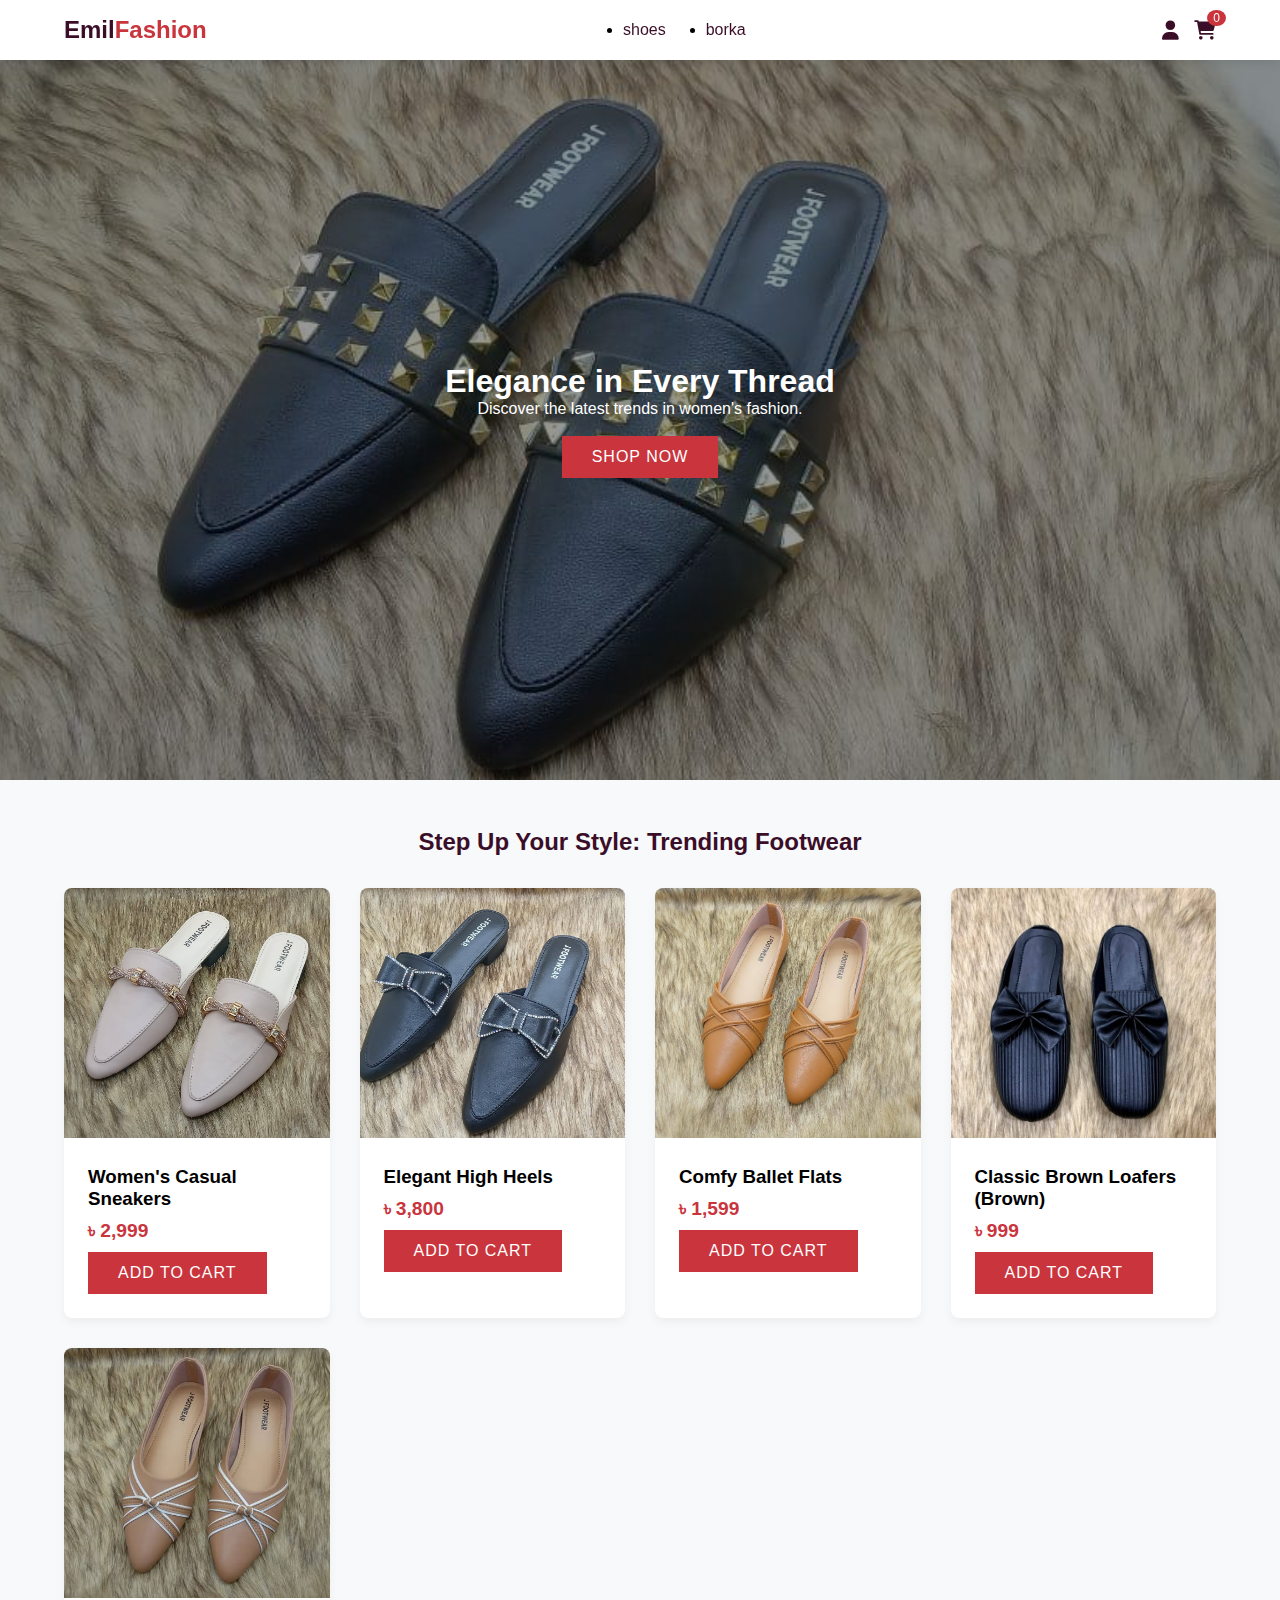
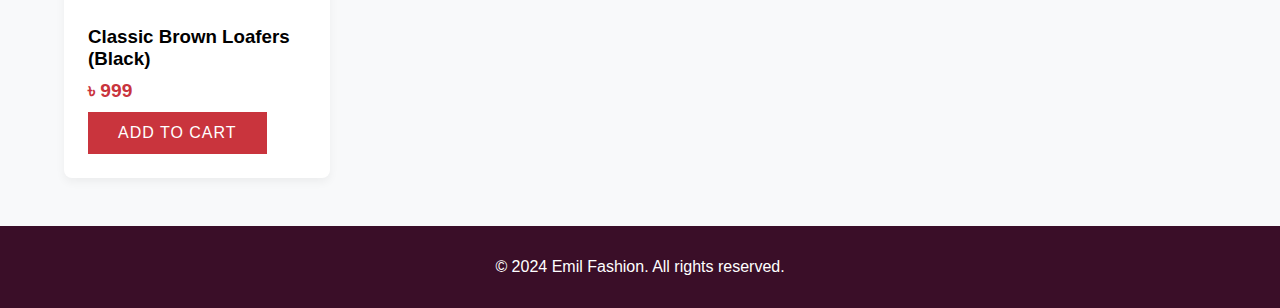
<file: index.html>
<!DOCTYPE html>



<html lang="en">



<head>



    <meta charset="UTF-8">



    <meta name="viewport" content="width=device-width, initial-scale=1.0">



    <title>Emil Fashion | Women's Ethnic & Modern Wear</title>



    <link rel="stylesheet" href="https://cdnjs.cloudflare.com/ajax/libs/font-awesome/6.0.0/css/all.min.css">



   



    <style>



        :root { --primary: #c9343d; --dark: #3a0e28; --light: #fff0f0; }



        * { margin: 0; padding: 0; box-sizing: border-box; font-family: 'Segoe UI', Tahoma, Geneva, Verdana, sans-serif; }



        body { background-color: #f8f9fa; }



        nav { background: white; padding: 1rem 5%; display: flex; justify-content: space-between; align-items: center; box-shadow: 0 2px 10px rgba(0,0,0,0.1); position: sticky; top: 0; z-index: 1000; }



        .logo { font-size: 1.5rem; font-weight: bold; color: var(--dark); }



        .logo span { color: var(--primary); }



        .nav-links { display: flex; gap: 20px; }



        .nav-links a { text-decoration: none; color: var(--dark); font-weight: 500; transition: 0.3s; }



        .nav-links a:hover { color: var(--primary); }



        .icons { display: flex; gap: 15px; }



        .icons i { font-size: 1.2rem; color: var(--dark); cursor: pointer; }







        .cart-icon-container { position: relative; display: inline-block; cursor: pointer; }



        #cart-count { background: var(--primary); color: white; border-radius: 50%; padding: 2px 6px; font-size: 0.75rem; position: absolute; top: -10px; right: -10px; line-height: 1; min-width: 18px; text-align: center; }



       



        .btn { padding: 12px 30px; background: var(--primary); color: white; border: none; font-size: 1rem; cursor: pointer; transition: 0.3s; text-transform: uppercase; letter-spacing: 1px; }



        .btn:hover { background: #ad2e35; }



        .product-card { background: white; border-radius: 8px; overflow: hidden; box-shadow: 0 4px 10px rgba(0,0,0,0.05); transition: transform 0.3s; }



        .product-card:hover { transform: translateY(-5px); }



        .product-img { width: 100%; height: 250px; object-fit: cover; }



        .product-info { padding: 1.5rem; }



        .price { color: var(--primary); font-size: 1.2rem; font-weight: bold; margin: 10px 0; display: block; }







        /* CART MODAL/SIDEBAR STYLES */



        .cart-overlay { position: fixed; top: 0; left: 0; width: 100%; height: 100%; background: rgba(0, 0, 0, 0.7); z-index: 2000; display: none; }



        .cart-sidebar { position: absolute; top: 0; right: 0; width: 350px; height: 100%; background: white; padding: 20px; box-shadow: -5px 0 15px rgba(0, 0, 0, 0.3); transform: translateX(100%); transition: transform 0.3s ease-in-out; display: flex; flex-direction: column; }



        .cart-overlay.open { display: block; }



        .cart-overlay.open .cart-sidebar { transform: translateX(0); }



        .cart-header { display: flex; justify-content: space-between; align-items: center; border-bottom: 2px solid var(--light); padding-bottom: 15px; margin-bottom: 15px; }



        .close-btn { background: none; border: none; font-size: 1.5rem; cursor: pointer; color: var(--primary); }



        #cart-items-list { list-style: none; padding: 0; flex-grow: 1; max-height: 70vh; overflow-y: auto; }



        .cart-item { display: flex; justify-content: space-between; padding: 10px 0; border-bottom: 1px dashed #eee; font-size: 0.95rem; }



        .cart-total-section { padding-top: 15px; border-top: 2px solid var(--light); }



        .cart-total { display: flex; justify-content: space-between; margin-bottom: 15px; font-size: 1.2rem; font-weight: bold; color: var(--dark); }



       



        /* Hero and general section styles */



        /* 🚨 UPDATED HERO CSS for HTML img tag */



        .hero {



            position: relative;



            height: 80vh;



            display: flex;



            align-items: center;



            justify-content: center;



            text-align: center;



            color: white;



            overflow: hidden;



            background: none; /* Old background removed */



        }



        .hero-bg-image {



            position: absolute;



            top: 0;



            left: 0;



            width: 100%;



            height: 100%;



            object-fit: cover;



            z-index: -1;



            filter: brightness(60%); /* Text reading easier */



        }



        .hero-content {



            position: relative;



            z-index: 1;



            padding: 20px;



        }



       



        .section-title { text-align: center; margin: 3rem 0 2rem; color: var(--dark); }



        .product-container { display: grid; grid-template-columns: repeat(auto-fit, minmax(250px, 1fr)); gap: 30px; padding: 0 5%; margin-bottom: 3rem; }



        footer { background: var(--dark); color: white; text-align: center; padding: 2rem; margin-top: 2rem; }



    </style>



</head>



<body>







    <nav>



        <div class="logo">Emil<span>Fashion</span></div>



        <div class="nav-links">



           <li><a href="shoes.html" target="_blank">shoes</a></li> <br>


           <li><a href="borka.html" target="_blank">borka</a></li>




            



            



        </div>



        <div class="icons">



            <a href="login.html"><i class="fas fa-user"></i></a>



            <div class="cart-icon-container">



                <i class="fas fa-shopping-cart" onclick="viewCart()"></i>



                <span id="cart-count">0</span>



            </div>



        </div>



    </nav>







    <div class="cart-overlay" id="cartOverlay" onclick="closeCart(event)">



        <div class="cart-sidebar" id="cartSidebar" onclick="event.stopPropagation();">



            <div class="cart-header">



                <h3>🛒 My Shopping Cart</h3>



                <button class="close-btn">&times;</button>



            </div>



           



            <ul id="cart-items-list">



                </ul>







            <div class="cart-total-section">



                <div class="cart-total">



                    <span>Subtotal:</span>



                    <span id="cart-subtotal">৳ 0</span>



                </div>



                <button onclick="proceedToCheckout()" class="btn" style="text-align: center;">Proceed to Checkout</button>



            </div>



        </div>



    </div>



   



    <section class="hero">



        <img src="images/AKASH12.jpg" alt="Fashion Trends Background" class="hero-bg-image">



        <div class="hero-content">



            <h1>Elegance in Every Thread</h1>



            <p>Discover the latest trends in women's fashion.</p>



            <br>



            <button class="btn" onclick="scrollToProducts()">Shop Now</button>



        </div>



    </section>







    <h2 class="section-title">Step Up Your Style: Trending Footwear</h2>



   



    <div class="product-container" id="products">



       



        <div class="product-card">



           <img src="images/AKASH7.jpg" class="product-img" alt="Stylish Sneakers">



            <div class="product-info">



                <h3>Women's Casual Sneakers</h3>



                <span class="price">৳ 2,999</span>



                <button class="btn"



                        onclick="addToCart('Women\'s Casual Sneakers', 2999, 'images/AKASH7.jpg')">



                    Add to Cart



                </button>



            </div>



        </div>







        <div class="product-card">



            <img src="images/AKASH6.jpg" class="product-img" alt="Elegant Heels">



            <div class="product-info">



                <h3>Elegant High Heels</h3>



                <span class="price">৳ 3,800</span>



                <button class="btn"



                        onclick="addToCart('Elegant High Heels', 3800, 'images/AKASH6.jpg')">



                    Add to Cart



                </button>



            </div>



        </div>







        <div class="product-card">



           <img src="images/AKASH2.jpg" class="product-img" alt="Comfy Ballet Flats">



            <div class="product-info">



                <h3>Comfy Ballet Flats</h3>



                <span class="price">৳ 1,599</span>



                <button class="btn"



                        onclick="addToCart('Comfy Ballet Flats', 1599, 'images/AKASH2.jpg')">



                    Add to Cart



                </button>



            </div>



        </div>







        <div class="product-card">



            <img src="images/AKASH34.jpg" class="product-img" alt="Classic Brown Loafers">



            <div class="product-info">



                <h3>Classic Brown Loafers (Brown)</h3>



                <span class="price">৳ 999</span>



                <button class="btn"



                        onclick="addToCart('Classic Brown Loafers (Brown)', 999, 'images/AKASH34.jpg')">



                    Add to Cart



                </button>



            </div>



        </div>







        <div class="product-card">



            <img src="images/AKASH.jpg" class="product-img" alt="Another Loafers">



            <div class="product-info">



                <h3>Classic Brown Loafers (Black)</h3>



                <span class="price">৳ 999</span>



                <button class="btn"



                        onclick="addToCart('Classic Brown Loafers (Black)', 999, 'images/AKASH.jpg')">



                    Add to Cart



                </button>



            </div>



        </div>







    </div>







    <footer>



        <p>&copy; 2024 Emil Fashion. All rights reserved.</p>



    </footer>







   <script>

    let cart = [];

    let nextItemId = 1; // Unique ID tracking



    // Initial load: Load cart from local storage if available

    const savedCart = localStorage.getItem('shoppingCart');

    if (savedCart) {

        cart = JSON.parse(savedCart);

        // Ensure nextItemId starts after the highest existing ID

        if (cart.length > 0) {

            const maxId = cart.reduce((max, item) => Math.max(max, item.id || 0), 0);

            nextItemId = maxId + 1;

        }

    }

   

    document.addEventListener('DOMContentLoaded', function() {

        updateCartCount();

    });



    function updateCartCount() {

        // Ekhon shudhu unique item count korbe (length of the array)

        const totalCount = cart.length;

        document.getElementById('cart-count').textContent = totalCount;

        // Update Local Storage after every change

        localStorage.setItem('shoppingCart', JSON.stringify(cart));

    }



    // 🚀 FIX: Ekhon prottek click-e alada unique line item toiri hobe

    function addToCart(productName, price, imageUrl) {

        // 'existingItem' check kora baad dewa holo

        cart.push({

            id: nextItemId++, // Prottek item-er jonno unique ID toiri hochhe

            name: productName,

            price: price,

            image: imageUrl,

            quantity: 1 // Quantity 1 set kora holo

        });



        updateCartCount();

        viewCart();

    }



    function updateQuantity(itemId, delta) {

        const itemIndex = cart.findIndex(item => item.id === itemId);



        if (itemIndex > -1) {

            // Ekhane shudhu item remove korar jonno decrement logic use kora hobe

            if (delta < 0) {

                 cart[itemIndex].quantity += delta;

                 if (cart[itemIndex].quantity <= 0) {

                     // Quantity zero ba tar theke kom hole line item-ta delete kora hobe

                     cart.splice(itemIndex, 1);

                 }

            }

            // Increment logic (plus button) disable kora holo karon prottek notun item-er jonno abar 'Add to Cart' click korte hobe

        }

        updateCartCount();

        viewCart();

    }

   

    function viewCart() {

        const overlay = document.getElementById('cartOverlay');

        const list = document.getElementById('cart-items-list');

        const subtotalElement = document.getElementById('cart-subtotal');

        let total = 0;

        list.innerHTML = '';



        if (cart.length === 0) {

            list.innerHTML = '<li style="text-align: center; color: var(--dark); padding: 20px;">Apnar Cart Khali.</li>';

            subtotalElement.textContent = '৳ 0';

        } else {

            cart.forEach((item) => {

                const itemTotal = item.price * item.quantity;

                total += itemTotal;

               

                const listItem = document.createElement('li');

                listItem.classList.add('cart-item');

                listItem.style.flexDirection = 'column';

                listItem.style.alignItems = 'flex-start';



                listItem.innerHTML = `

                    <div style="display: flex; align-items: center; width: 100%; margin-bottom: 10px;">

                        <img src="${item.image}" alt="${item.name}" style="width: 50px; height: 50px; object-fit: cover; margin-right: 10px; border-radius: 4px;">

                        <div style="flex-grow: 1;">

                            <span style="font-weight: bold; display: block;">${item.name}</span>

                            <span style="font-size: 0.85rem; color: #777;">Price: ৳ ${item.price.toLocaleString('en-IN')}</span>

                        </div>

                    </div>



                    <div style="display: flex; justify-content: space-between; align-items: center; width: 100%;">

                        <div style="font-weight: bold; color: var(--primary);">Total: ৳ ${itemTotal.toLocaleString('en-IN')}</div>

                       

                        <div style="display: flex; align-items: center; background: #eee; border-radius: 4px;">

                            <button onclick="updateQuantity(${item.id}, -1)" style="padding: 5px 10px; border: none; background: none; cursor: pointer; font-size: 1rem;">-</button>

                            <span style="padding: 5px 8px; font-weight: bold;">${item.quantity}</span>

                            </div>

                    </div>

                `;

                list.appendChild(listItem);

            });

            subtotalElement.textContent = `৳ ${total.toLocaleString('en-IN')}`;

        }

        overlay.classList.add('open');

    }



    function closeCart(event) {

         if (event.target.classList.contains('close-btn') || event.target.id === 'cartOverlay') {

             document.getElementById('cartOverlay').classList.remove('open');

         }

    }



    function scrollToProducts() {

        document.getElementById('products').scrollIntoView({ behavior: 'smooth' });

    }

   

    function proceedToCheckout() {

        if (cart.length === 0) {

            alert('Your cart is empty! Please add some items.');

            return;

        }

        localStorage.setItem('shoppingCart', JSON.stringify(cart));

        window.location.href = 'checkout.html';

    }

</script>

</body>



</html>
</file>
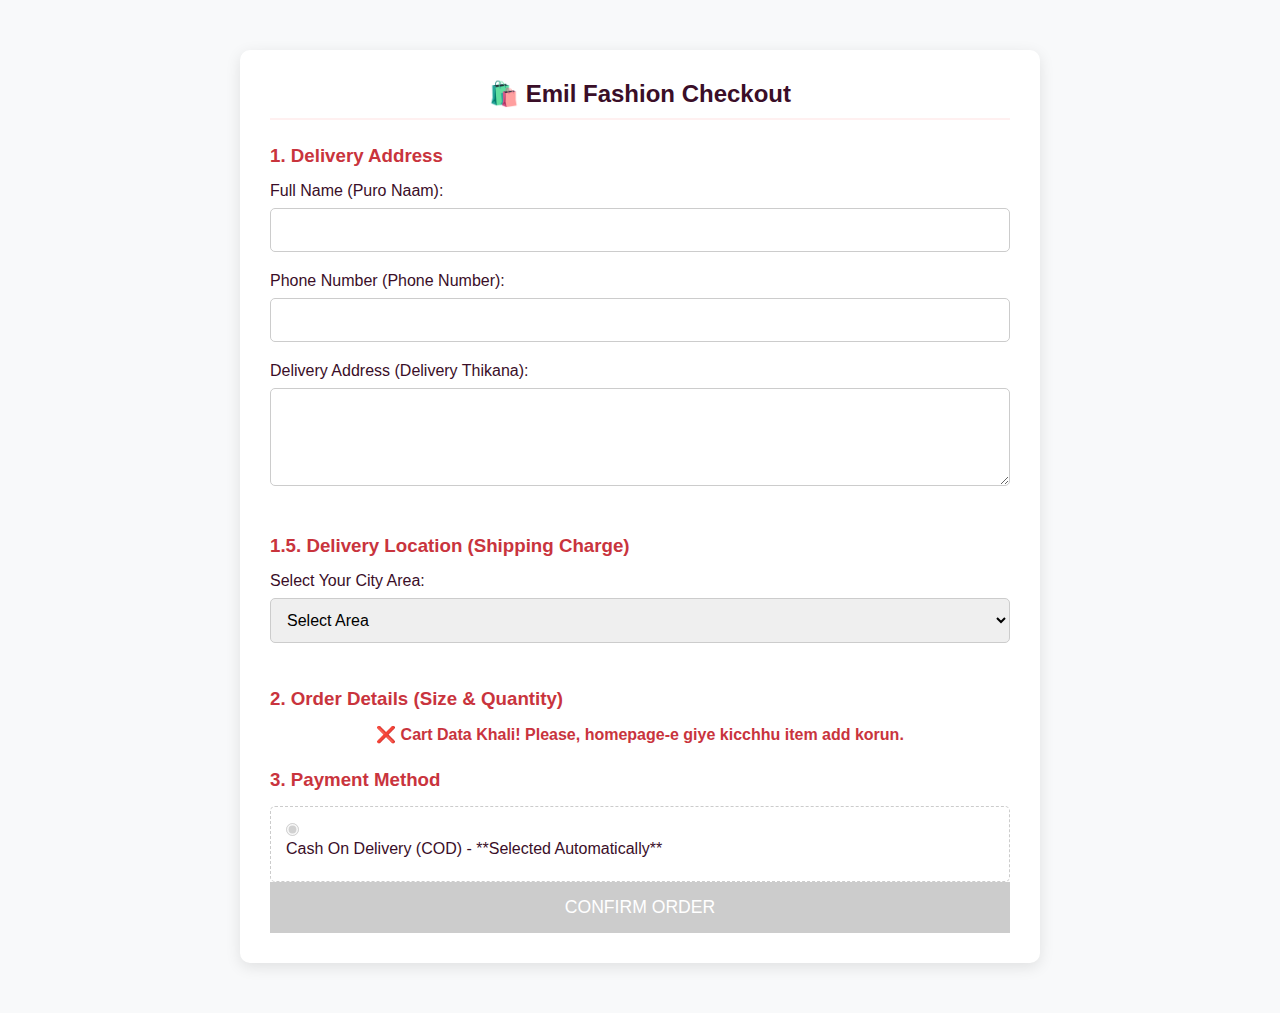
<file: checkout.html>
<!DOCTYPE html>
<html lang="en">
<head>
    <meta charset="UTF-8">
    <meta name="viewport" content="width=device-width, initial-scale=1.0">
    <title>Emil Fashion Checkout</title>
    
    <style>
        :root { --primary: #c9343d; --dark: #3a0e28; --light: #fff0f0; }
        * { margin: 0; padding: 0; box-sizing: border-box; font-family: 'Segoe UI', Tahoma, Geneva, Verdana, sans-serif; }
        body { background-color: #f8f9fa; padding: 50px 20px; }
        .container { width: 100%; max-width: 800px; margin: 0 auto; background: white; padding: 30px; border-radius: 10px; box-shadow: 0 4px 15px rgba(0,0,0,0.1); }
        h2 { color: var(--dark); text-align: center; margin-bottom: 25px; border-bottom: 2px solid var(--light); padding-bottom: 10px; }
        h3 { color: var(--primary); margin-top: 25px; margin-bottom: 15px; }
        .checkout-form label { display: block; margin-bottom: 8px; color: var(--dark); font-weight: 500; }
        .checkout-form input[type="text"], .checkout-form textarea, .checkout-form select { width: 100%; padding: 12px; margin-bottom: 20px; border: 1px solid #ccc; border-radius: 5px; font-size: 1rem; }
        .btn { display: block; width: 100%; padding: 15px; background: var(--primary); color: white; border: none; font-size: 1.1rem; cursor: pointer; transition: 0.3s; text-transform: uppercase; }
        .btn:hover { background: #ad2e35; }
        .btn:disabled { background: #ccc; cursor: not-allowed; } /* Disabled state style */

        /* Order Summary Table Styles */
        .order-table { width: 100%; border-collapse: collapse; margin-bottom: 20px; }
        .order-table th, .order-table td { padding: 12px 8px; border-bottom: 1px solid #eee; text-align: left; font-size: 0.95rem; vertical-align: middle; }
        .order-table th { background-color: var(--light); color: var(--dark); }
        .product-item-details { display: flex; align-items: center; }
        .product-item-details img { width: 50px; height: 50px; object-fit: cover; margin-right: 10px; border-radius: 4px; border: 1px solid #ddd; }
        .product-name-qty { display: flex; flex-direction: column; }
        .product-name-qty span { font-weight: 500; font-size: 0.95rem; }
        .product-name-qty small { color: #555; font-size: 0.8rem; }

        .total-summary { margin-top: 20px; border-top: 2px solid var(--light); padding-top: 15px; }
        .total-summary p { display: flex; justify-content: space-between; margin-bottom: 10px; font-size: 1.1rem; }
        .total-summary p strong { color: var(--dark); font-size: 1.2rem; }
        .size-select { padding: 8px; border-radius: 4px; min-width: 120px; }
        .warning-msg { color: #c9343d; text-align: center; font-weight: bold; margin-bottom: 15px; }
    </style>
</head>
<body>

    <div class="container">
        <h2>🛍️ Emil Fashion Checkout</h2>
        
        <form 
            class="checkout-form" 
            action="https://formspree.io/f/mkgloeyj" 
            method="POST"
        >
            
            <h3>1. Delivery Address</h3>
            <label for="name">Full Name (Puro Naam):</label>
            <input type="text" id="name" name="name" required>

            <label for="phone">Phone Number (Phone Number):</label>
            <input type="text" id="phone" name="phone" required>

            <label for="address">Delivery Address (Delivery Thikana):</label>
            <textarea id="address" name="address" rows="4" required></textarea>

            <h3>1.5. Delivery Location (Shipping Charge)</h3>
            <label for="city">Select Your City Area:</label>
            <select id="city" name="Delivery Location" onchange="loadAndRenderOrder()" required>
                <option value="" disabled selected>Select Area</option>
                <option value="Dhaka">Dhaka City (৳ 80)</option>
                <option value="Outside Dhaka">Outside Dhaka (৳ 150)</option>
            </select>


            <h3>2. Order Details (Size & Quantity)</h3>
            
            <div id="order-summary-content">
                <p class="warning-msg">Please add items to your cart from the main page first.</p>
            </div>

            <input type="hidden" name="Order Details" id="order-details-input">

            <h3>3. Payment Method</h3>
            <div style="padding: 15px; border: 1px dashed #ccc; border-radius: 5px;">
                <input type="radio" id="cod" name="Payment Method" value="Cash On Delivery" checked disabled>
                <label for="cod">Cash On Delivery (COD) - **Selected Automatically**</label>
            </div>
            
            <input type="hidden" name="_next" value="thank_you.html" />
            
            <button type="submit" class="btn">Confirm Order</button>
        </form>
    </div>

    <script>
        // --- 1. SIZE DEFINITIONS ---
        const SHOE_SIZES = ['US 5 / EU 35', 'US 6 / EU 36', 'US 7 / EU 37', 'US 8 / EU 38', 'US 9 / EU 39', 'US 10 / EU 40'];
        const ATTIRE_SIZES = ['50', '52', '54', '56']; 

        // --- 2. GLOBAL VARIABLES & RATES ---
        const DHAKA_RATE = 80;
        const OUTSIDE_DHAKA_RATE = 150;
        let cartData = [];
        let currentShippingCharge = 0;
        let grandTotalValue = 0; 
                
        // --- 3. HELPER FUNCTION: CREATE SIZE DROPDOWN ---
        function createSizeDropdown(item) { 
            let sizes;
            
            if (item.type === 'attire') {
                sizes = ATTIRE_SIZES; // 50, 52, 54, 56
            } else { 
                sizes = SHOE_SIZES; // US/EU sizes 
            }

            let options = sizes.map(size => `<option value="${size}">${size}</option>`).join('');
            
            return `
                <select name="Size_for_Item_${item.id}" class="size-select" required>
                    <option value="" disabled selected>Select Size</option>
                    ${options}
                </select>
            `;
        }

        // --- ITEM REMOVE FUNCTION ---
        function removeItem(itemId) {
            // Filter cart data to remove the item
            cartData = cartData.filter(item => item.id !== itemId);
            
            // Update localStorage
            localStorage.setItem('shoppingCart', JSON.stringify(cartData));
            
            // Re-render the order table and totals
            loadAndRenderOrder(); 
        }


        // --- 4. MAIN FUNCTION: LOAD AND RENDER ORDER ---
        function loadAndRenderOrder() {
            const storedCart = localStorage.getItem('shoppingCart');
            const summaryContent = document.getElementById('order-summary-content');
            const confirmButton = document.querySelector('.btn');

            // CHECK IF CART IS EMPTY
            if (!storedCart || storedCart === '[]' || JSON.parse(storedCart).length === 0) {
                summaryContent.innerHTML = 
                    '<p class="warning-msg">❌ Cart Data Khali! Please, homepage-e giye kicchhu item add korun.</p>';
                confirmButton.disabled = true; 
                document.getElementById('order-details-input').value = 'Empty Cart';
                return;
            }

            cartData = JSON.parse(storedCart);
            confirmButton.disabled = false; 
            let subtotal = 0;
            
            // --- Determine Shipping Charge ---
            const citySelector = document.getElementById('city');
            const selectedCity = citySelector ? citySelector.value : '';

            if (selectedCity === 'Dhaka') {
                currentShippingCharge = DHAKA_RATE;
            } else if (selectedCity === 'Outside Dhaka') {
                currentShippingCharge = OUTSIDE_DHAKA_RATE;
            } else {
                currentShippingCharge = 0;
            }
            
            // --- Build Table HTML (Order Details) ---
            let tableHTML = `
                <table class="order-table">
                    <thead>
                        <tr>
                            <th>Product Details</th>
                            <th>Size Select</th>
                            <th>Price</th>
                            <th style="width: 50px;">Remove</th> 
                        </tr>
                    </thead>
                    <tbody>
            `;

            cartData.forEach(item => {
                const itemTotal = item.price * item.quantity;
                subtotal += itemTotal;
                
                tableHTML += `
                    <tr>
                        <td>
                            <div class="product-item-details">
                                <img src="${item.image}" alt="${item.name}">
                                <div class="product-name-qty">
                                    <span>${item.name}</span>
                                    <small>Quantity: ${item.quantity}</small>
                                </div>
                            </div>
                        </td>
                        <td>
                            ${createSizeDropdown(item)} 
                        </td>
                        <td>
                            <strong style="color: var(--dark);">৳ ${itemTotal.toLocaleString('en-IN')}</strong>
                            <small style="display: block; color: #888;">(${item.quantity} x ৳ ${item.price.toLocaleString('en-IN')})</small>
                        </td>
                        <td>
                            <button type="button" onclick="removeItem(${item.id})" style="background: var(--primary); color: white; border: none; padding: 5px 8px; border-radius: 4px; cursor: pointer;">
                                🗑️
                            </button>
                        </td>
                    </tr>
                `;
            });

            tableHTML += `</tbody></table>`;
            
            // Grand Total Calculation
            const grandTotal = subtotal + currentShippingCharge;
            grandTotalValue = grandTotal; 

            // Total Summary Section
            tableHTML += `
                <div class="total-summary">
                    <p>Subtotal (Mot Product Mullo): <span>৳ ${subtotal.toLocaleString('en-IN')}</span></p>
                    <p>Shipping Charge (${selectedCity || 'Select Location'}): <span id="shipping-fee">৳ ${currentShippingCharge.toLocaleString('en-IN')}</span></p>
                    <p>Grand Total (Shob Niye Mullo): <strong>৳ ${grandTotal.toLocaleString('en-IN')}</strong></p>
                </div>
            `;

            summaryContent.innerHTML = tableHTML;
            
            updateHiddenOrderDetails();
        }

        // --- 5. FUNCTION: UPDATE HIDDEN ORDER DETAILS FOR FORMSPREE ---
        function updateHiddenOrderDetails() {
            const sizeSelectors = document.querySelectorAll('.size-select');
            const citySelector = document.getElementById('city');
            const selectedLocation = citySelector ? citySelector.value : 'Location Not Selected';

            let orderSummaryText = `Delivery Location: ${selectedLocation} | Shipping Fee: ৳ ${currentShippingCharge} | Order Items: `;

            cartData.forEach((item, index) => {
                const selectedSize = sizeSelectors[index] ? sizeSelectors[index].value : 'Size Not Selected'; 
                orderSummaryText += 
                    `${item.name} (Qty: ${item.quantity}, Size: ${selectedSize}, Type: ${item.type}, ID: ${item.id}) | `;
            });
            
            orderSummaryText += `GRAND TOTAL: ৳ ${grandTotalValue.toLocaleString('en-IN')}`;

            document.getElementById('order-details-input').value = orderSummaryText;
        }

        // --- 6. EVENT LISTENERS ---
        // Form Submission Validation
        document.querySelector('.checkout-form').addEventListener('submit', function(e) {
            const sizeSelectors = document.querySelectorAll('.size-select');
            const citySelector = document.getElementById('city');
            
            let allFieldsSelected = true;

            // Ensure cart is not empty upon final submission attempt
            if (cartData.length === 0) {
                 alert('❌ Your cart is empty. Please add items before placing an order.');
                 e.preventDefault();
                 return;
            }

            if (citySelector.value === "") {
                citySelector.style.border = '2px solid red';
                allFieldsSelected = false;
            } else {
                citySelector.style.border = '1px solid #ccc';
            }

            sizeSelectors.forEach(select => {
                if (select.value === "") {
                    allFieldsSelected = false;
                    select.style.border = '2px solid red';
                } else {
                    select.style.border = '1px solid #ccc';
                }
            });

            if (!allFieldsSelected) {
                alert('⚠️ Please select your Delivery Area and Size for all items before placing the order.');
                e.preventDefault(); 
                return;
            }

            // Final update before submission
            updateHiddenOrderDetails();
        });

        // Load Order on Page Load
        document.addEventListener('DOMContentLoaded', loadAndRenderOrder);

        // Location change hook to reload order summary
        document.getElementById('city').addEventListener('change', loadAndRenderOrder);

        // Size selection change event (to update hidden field for form submission)
        document.querySelector('.checkout-form').addEventListener('change', function(e) {
            if (e.target.classList.contains('size-select') || e.target.id === 'city') {
                updateHiddenOrderDetails();
            }
        });
    </script>
</body>
</html>
</file>
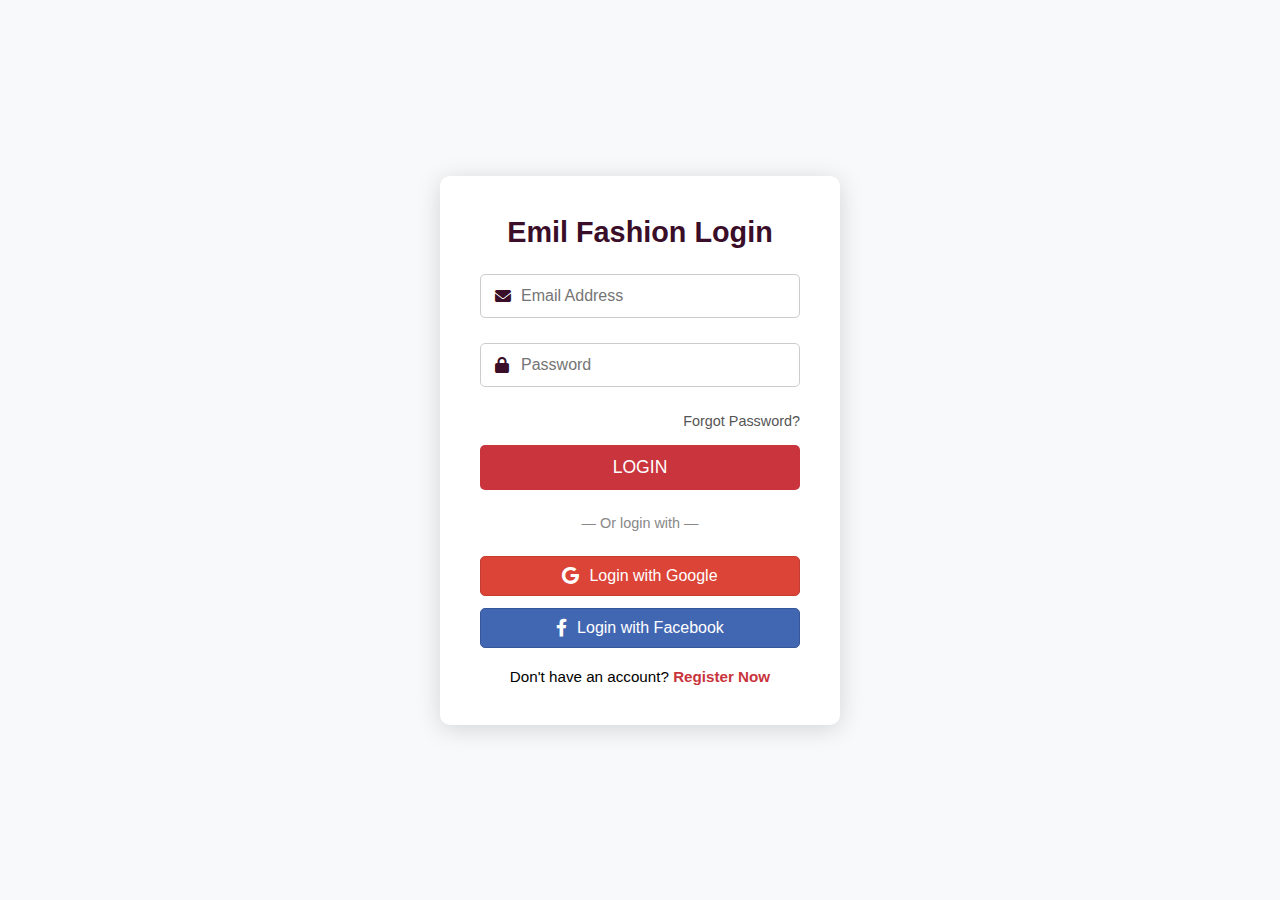
<file: login.html>
<!DOCTYPE html>
<html lang="en">
<head>
    <meta charset="UTF-8">
    <meta name="viewport" content="width=device-width, initial-scale=1.0">
    <title>User Login | Emil Fashion</title>
    <link rel="stylesheet" href="https://cdnjs.cloudflare.com/ajax/libs/font-awesome/6.0.0/css/all.min.css">
    
    <style>
        /* Styling is consistent with the rest of the site */
        :root { --primary: #c9343d; --dark: #3a0e28; }
        * { margin: 0; padding: 0; box-sizing: border-box; font-family: 'Segoe UI', Tahoma, Geneva, Verdana, sans-serif; }
        body { background-color: #f8f9fa; display: flex; justify-content: center; align-items: center; min-height: 100vh; }
        
        .login-container { background: white; padding: 40px; border-radius: 10px; box-shadow: 0 4px 25px rgba(0,0,0,0.15); width: 100%; max-width: 400px; text-align: center; }
        h2 { color: var(--dark); margin-bottom: 25px; font-size: 1.8rem; }
        .input-group { position: relative; margin-bottom: 25px; text-align: left; }
        .input-group input { width: 100%; padding: 12px 15px 12px 40px; border: 1px solid #ccc; border-radius: 5px; font-size: 1rem; outline: none; }
        .input-group i { position: absolute; left: 15px; top: 50%; transform: translateY(-50%); color: var(--dark); font-size: 1rem; }
        
        .btn-login { display: block; width: 100%; padding: 12px; background: var(--primary); color: white; border: none; border-radius: 5px; font-size: 1.1rem; cursor: pointer; transition: 0.3s; text-transform: uppercase; margin-bottom: 10px;}
        .btn-login:hover { background: #ad2e35; }

        .register-link { margin-top: 20px; font-size: 0.95rem; }
        .register-link a { color: var(--primary); text-decoration: none; font-weight: bold; }
        .register-link a:hover { text-decoration: underline; }

        .forgot-password { text-align: right; margin-bottom: 15px; }
        .forgot-password a { color: #555; text-decoration: none; font-size: 0.9rem; }
        .forgot-password a:hover { text-decoration: underline; }

        /* --- Social Buttons Styling --- */
        .btn-social {
            display: flex;
            align-items: center;
            justify-content: center;
            width: 100%;
            padding: 10px;
            margin-bottom: 12px;
            border-radius: 5px;
            text-decoration: none;
            font-size: 1rem;
            font-weight: 500;
            transition: 0.3s;
        }

        .btn-social i {
            margin-right: 10px;
            font-size: 1.1rem;
        }

        .google {
            background-color: #db4437; /* Google Red */
            color: white;
            border: 1px solid #c33d31;
        }
        .google:hover {
            background-color: #c0382d;
        }

        .facebook {
            background-color: #4267B2; /* Facebook Blue */
            color: white;
            border: 1px solid #365899;
        }
        .facebook:hover {
            background-color: #3b5998;
        }
    </style>
</head>
<body>

    <div class="login-container">
        <h2>Emil Fashion Login</h2>
        
        <form action="index.html" method="GET">
            
            <div class="input-group">
                <i class="fas fa-envelope"></i>
                <input type="email" placeholder="Email Address" name="email" required>
            </div>

            <div class="input-group">
                <i class="fas fa-lock"></i>
                <input type="password" placeholder="Password" name="password" required>
            </div>

            <div class="forgot-password">
                <a href="#">Forgot Password?</a>
            </div>
            
            <button type="submit" class="btn-login">Login</button>
        </form>

        <div class="separator" style="margin: 25px 0;">
            <p style="color: #888; font-size: 0.9rem;">— Or login with —</p>
        </div>

        <a href="#" class="btn-social google">
            <i class="fab fa-google"></i> Login with Google
        </a>
        <a href="#" class="btn-social facebook">
            <i class="fab fa-facebook-f"></i> Login with Facebook
        </a>

        <div class="register-link">
            Don't have an account? <a href="register.html">Register Now</a>
        </div>
    </div>

</body>
</html>
</file>
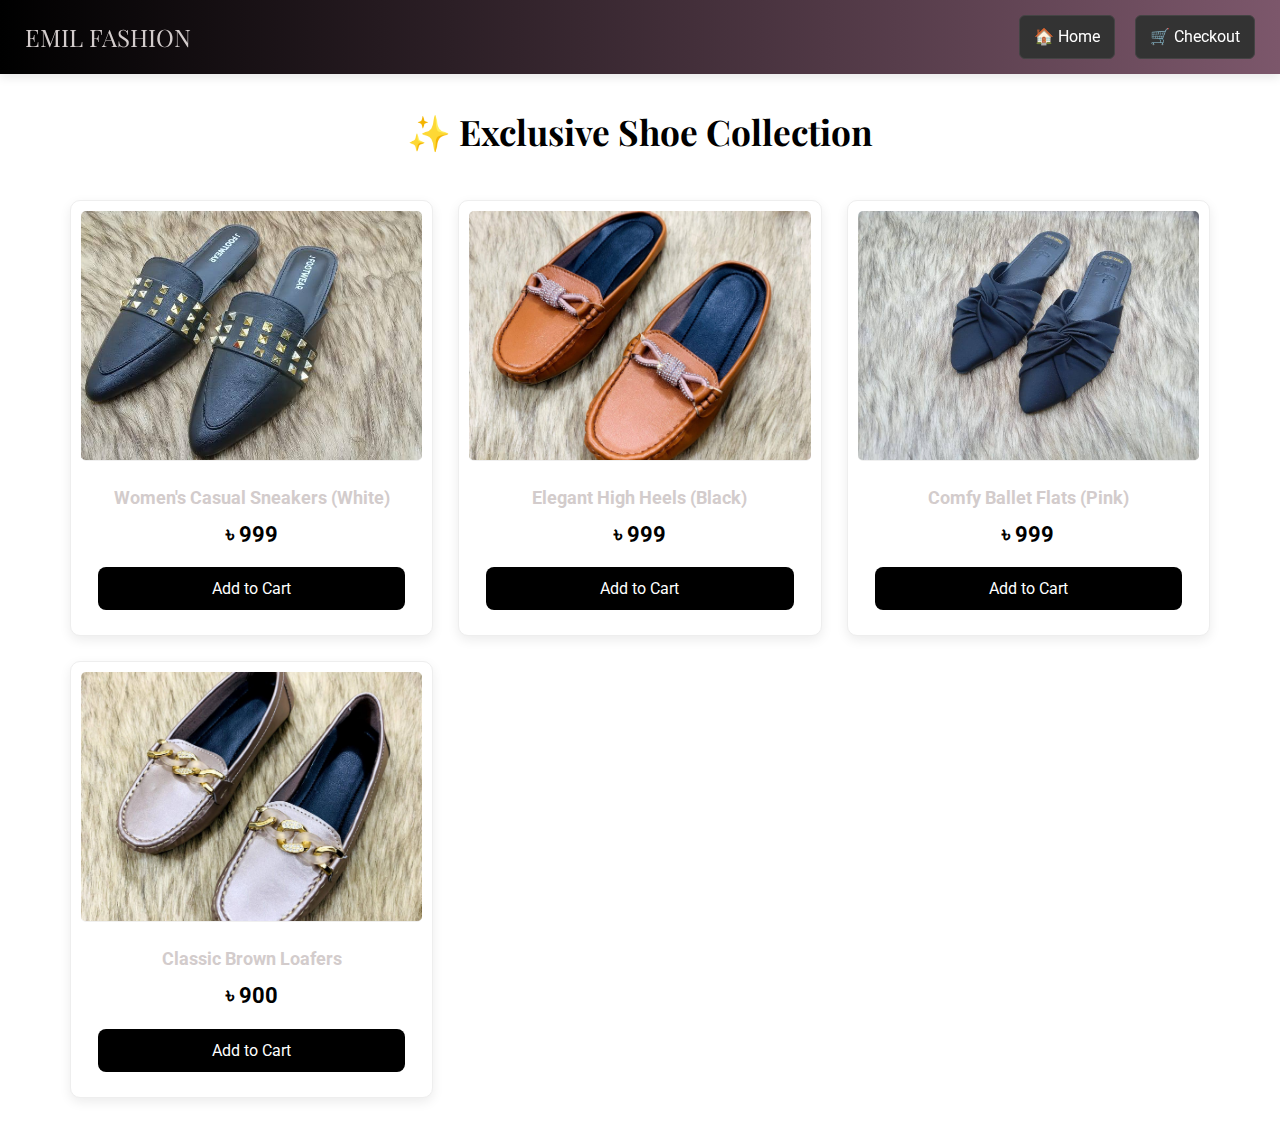
<file: shoes.html>
<!DOCTYPE html>
<html lang="en">
<head>
    <meta charset="UTF-8" />
    <meta name="viewport" content="width=device-width, initial-scale=1.0" />
    <title>Shoes Collection | Emil Fashion</title>
    
    <link rel="stylesheet" href="style.css" /> 
    
    <style>
        @import url('https://fonts.googleapis.com/css2?family=Playfair+Display:wght@600&family=Roboto&display=swap');

        :root {
            --primary: #000000;
            --secondary: #7c576b;
            --dark: #d3cccc;
            --light: #fff0f5;
        }

        * {
            margin: 0;
            padding: 0;
            box-sizing: border-box;
            font-family: 'Roboto', sans-serif;
        }

        body {
            background: #fff;
        }

        /* --- HEADER/NAV STYLE --- */
        .nav-header {
            display: flex;
            justify-content: space-between;
            align-items: center;
            padding: 15px 25px;
            background: linear-gradient(to right, var(--primary), var(--secondary));
            box-shadow: 0 3px 10px rgba(0,0,0,0.1);
            position: sticky;
            top: 0;
            z-index: 10;
        }

        .brand {
            font-family: 'Playfair Display', serif;
            font-size: 24px;
            color: var(--dark);
        }

        .menu-icon {
            display: none;
            flex-direction: column;
            gap: 5px;
            cursor: pointer;
        }

        .menu-icon .bar {
            width: 25px;
            height: 3px;
            background-color: var(--dark);
            border-radius: 5px;
        }

        .nav-links {
            display: flex;
            gap: 20px;
        }

        .nav-links a {
            text-decoration: none;
            color: white;
            background-color: #333;
            padding: 8px 14px;
            border-radius: 6px;
            font-size: 16px;
            transition: 0.3s;
            border: 0.5px solid #444;
        }

        .nav-links a:hover {
            background-color: var(--dark);
            color: #fff;
            border-color: var(--dark);
        }

        /* --- PRODUCT GRID STYLE --- */
        .page-title {
            text-align: center;
            padding: 30px 20px 10px;
            font-family: 'Playfair Display', serif;
            color: var(--primary);
            font-size: 2.2rem;
        }

        .product-grid {
            display: grid;
            grid-template-columns: repeat(auto-fit, minmax(280px, 1fr));
            gap: 25px;
            padding: 30px;
            max-width: 1200px;
            margin: 0 auto;
        }

        .product-card {
            background: #ffffff;
            border: 1px solid #eee;
            border-radius: 10px;
            overflow: hidden;
            box-shadow: 0 4px 12px rgba(0,0,0,0.08);
            text-align: center;
            transition: transform 0.3s;
        }

        .product-card:hover {
            transform: translateY(-5px);
            box-shadow: 0 6px 15px rgba(0,0,0,0.1);
        }

        .product-card img {
            width: 100%;
            height: 250px;
            object-fit: cover;
            border-bottom: 1px solid #f0f0f0;
        }

        .product-card h4 {
            font-size: 1.1rem;
            margin: 15px 10px 5px;
            color: var(--dark);
        }

        .product-card p {
            color: var(--primary);
            font-size: 1.4rem;
            font-weight: bold;
            margin-bottom: 15px;
        }

        .product-card button {
            background: var(--primary);
            color: white;
            border: none;
            padding: 12px 20px;
            width: 90%;
            border-radius: 8px;
            cursor: pointer;
            font-size: 1rem;
            margin-bottom: 15px;
            transition: background 0.3s;
        }

        .product-card button:hover {
            background: #ad2e35;
        }

        /* MOBILE RESPONSIVE */
        @media (max-width: 768px) {
            .menu-icon { display: flex; }
            .nav-links {
                flex-direction: column;
                position: absolute;
                top: 60px;
                left: 0;
                width: 100%;
                background-color: var(--light);
                display: none;
                padding: 10px 0;
                box-shadow: 0 3px 6px rgba(0,0,0,0.1);
            }
            .nav-links a {
                background-color: transparent;
                color: var(--dark);
                font-size: 18px;
                padding: 12px 0;
                border-bottom: 1px solid #eee;
                width: 100%;
                text-align: center;
            }
            .nav-links.show { display: flex; }
            .product-grid { padding: 15px; }
        }
    </style>
</head>
<body>

    <header class="nav-header">
        <div class="brand">EMIL FASHION</div>
        
        <div class="menu-icon" onclick="toggleMenu()">
            <div class="bar"></div>
            <div class="bar"></div>
            <div class="bar"></div>
        </div>

        <nav class="nav-links" id="navMenu">
            <a href="index.html">🏠 Home</a>
            <a href="checkout.html">🛒 Checkout</a>
        </nav>
    </header>

    <h1 class="page-title">✨ Exclusive Shoe Collection</h1>

    <section class="product-grid">
        <div class="product-card">
            <img src="images/AKASH12.jpg" alt="Women's Casual Sneakers">
            <h4>Women's Casual Sneakers (White)</h4>
            <p>৳ 999</p>
            <button onclick="addToCart('Women\'s Casual Sneakers (White)', 2999, 'images/AKASH12.jpg', 'shoe')">Add to Cart</button>
        </div>

        <div class="product-card">
            <img src="images/AKASH17.jpg" alt="Elegant High Heels">
            <h4>Elegant High Heels (Black)</h4>
            <p>৳ 999</p>
            <button onclick="addToCart('Elegant High Heels (Black)', 3500, 'images/AKASH17.jpg', 'shoe')">Add to Cart</button>
        </div>

        <div class="product-card">
            <img src="images/AKASH24.jpg" alt="Comfy Ballet Flats">
            <h4>Comfy Ballet Flats (Pink)</h4>
            <p>৳ 999</p>
            <button onclick="addToCart('Comfy Ballet Flats (Pink)', 1950, 'images/AKASH24.jpg', 'shoe')">Add to Cart</button>
        </div>

        <div class="product-card">
            <img src="images/AKASH18.jpg" alt="Classic Brown Loafers">
            <h4>Classic Brown Loafers</h4>
            <p>৳ 900</p>
            <button onclick="addToCart('Classic Brown Loafers', 2700, 'images/AKASH18.jpg', 'shoe')">Add to Cart</button>
        </div>
    </section>

    <script>
        // --- Navigation Toggle ---
        function toggleMenu() {
            const navMenu = document.getElementById('navMenu');
            navMenu.classList.toggle('show');
        }

        // --- Cart Logic (Needs full cart system from index.html) ---
        let cart = [];
        let nextItemId = 1;

        // Initialize cart from localStorage
        const savedCart = localStorage.getItem('shoppingCart');
        if (savedCart) {
            cart = JSON.parse(savedCart);
            if (cart.length > 0) {
                const maxId = cart.reduce((max, item) => Math.max(max, item.id || 0), 0);
                nextItemId = maxId + 1;
            }
        }
        
        // This function must match the index.html script exactly
        function addToCart(productName, price, imageUrl, productType) { 
            cart.push({
                id: nextItemId++, 
                name: productName,
                price: price,
                image: imageUrl,
                quantity: 1, 
                type: productType // <-- Saving 'shoe' type
            });
            
            localStorage.setItem('shoppingCart', JSON.stringify(cart));
            alert(`${productName} added to cart! Total items: ${cart.length}`);
            // console.log(cart); // For debugging
        }

        // --- Note: For a fully functional setup, the complex viewCart, updateQuantity, etc. functions 
        // --- should ideally be in a shared script.js file or copied here.
        // --- For basic Add to Cart, the above code is sufficient.

    </script>
</body>
</html>
</file>
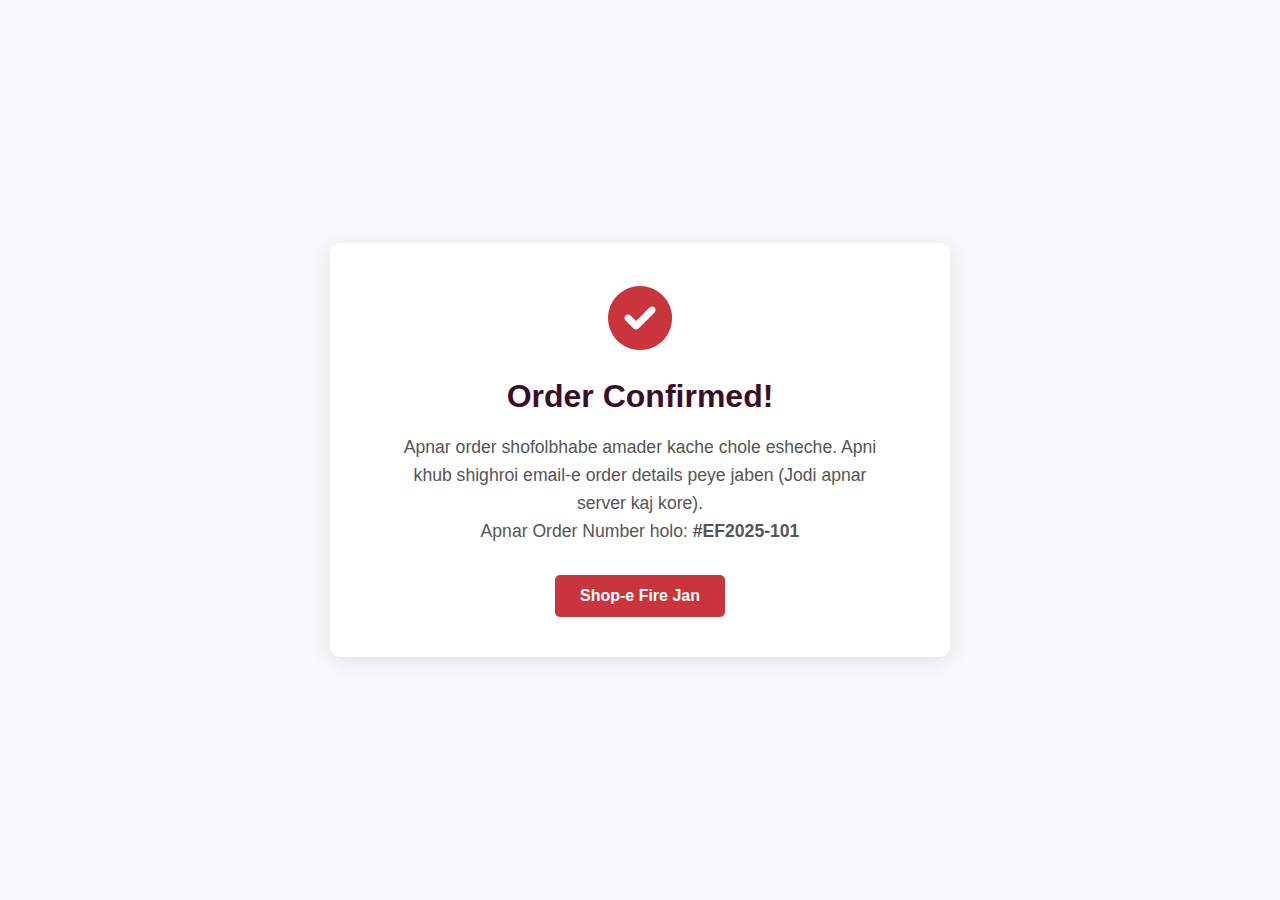
<file: thank_you.html>
<!DOCTYPE html>
<html lang="en">
<head>
    <meta charset="UTF-8">
    <meta name="viewport" content="width=device-width, initial-scale=1.0">
    <title>Order Confirmed! | Emil Fashion</title>
    <link rel="stylesheet" href="https://cdnjs.cloudflare.com/ajax/libs/font-awesome/6.0.0/css/all.min.css">

    <style>
        :root {
            --primary: #c9343d; 
            --dark: #3a0e28;
        }
        body {
            font-family: 'Segoe UI', Tahoma, Geneva, Verdana, sans-serif;
            background-color: #f8f9fa;
            display: flex;
            justify-content: center;
            align-items: center;
            min-height: 100vh;
            margin: 0;
            text-align: center;
        }

        .confirmation-box {
            background: white;
            padding: 40px 60px;
            border-radius: 10px;
            box-shadow: 0 4px 20px rgba(0, 0, 0, 0.1);
            max-width: 500px;
        }

        .icon {
            color: var(--primary);
            font-size: 4rem;
            margin-bottom: 20px;
        }

        h1 {
            color: var(--dark);
            font-size: 2rem;
            margin-bottom: 15px;
        }

        p {
            color: #555;
            font-size: 1.1rem;
            line-height: 1.6;
            margin-bottom: 30px;
        }

        .btn-home {
            display: inline-block;
            padding: 12px 25px;
            background: var(--primary);
            color: white;
            text-decoration: none;
            border-radius: 5px;
            font-weight: bold;
            transition: background 0.3s;
        }

        .btn-home:hover {
            background: #ad2e35;
        }
    </style>
</head>
<body>
    <div class="confirmation-box">
        <div class="icon">
            <i class="fas fa-check-circle"></i>
        </div>
        <h1>Order Confirmed!</h1>
        <p>
            Apnar order shofolbhabe amader kache chole esheche. Apni khub shighroi email-e order details peye jaben (Jodi apnar server kaj kore). <br>
            Apnar Order Number holo: <strong>#EF2025-101</strong>
        </p>
        <a href="index.html" class="btn-home">Shop-e Fire Jan</a>
    </div>
</body>
</html>
</file>
<file: style.css>
/* -------------------------
   EMIL FASHION GLOBAL STYLE
-------------------------- */
*{
  margin:0;
  padding:0;
  box-sizing:border-box;
  font-family: 'Segoe UI', Tahoma, Geneva, Verdana, sans-serif;
}

body{
  background:#f8f9fa;
  line-height:1.6;
}

/* -------------------------
     HEADER / NAVBAR
-------------------------- */
header{
  width:100%;
  background:#fff;
  padding:12px 20px;
  display:flex;
  justify-content:space-between;
  align-items:center;
  position:sticky;
  top:0;
  z-index:1000;
  box-shadow:0 2px 10px rgba(0,0,0,0.1);
}

.logo img{
  width:120px;
  height:auto;
}

/* Navigation */
nav ul{
  list-style:none;
  display:flex;
  align-items:center;
  gap:25px;
}

nav ul li a{
  text-decoration:none;
  font-size:16px;
  color:#3a0e28;
  font-weight:500;
  transition:0.3s;
}

nav ul li a:hover{
  color:#c9343d;
}

/* Dropdown */
.dropdown{
  position:relative;
}

.dropdown-menu{
  position:absolute;
  top:30px;
  left:0;
  background:#fff;
  padding:10px;
  border-radius:5px;
  box-shadow:0 2px 6px rgba(0,0,0,0.15);
  width:130px;
  display:none;
}

.dropdown-menu li{
  padding:6px 0;
}

.dropdown:hover .dropdown-menu{
  display:block;
}

/* Cart Number */
#cart-count{
  background:#c9343d;
  color:#fff;
  font-size:12px;
  padding:3px 7px;
  border-radius:50%;
}

/* Mobile Menu */
.menu-toggle{
  display:none;
  font-size:26px;
  cursor:pointer;
}

/* -------------------------
       HERO SECTION
-------------------------- */
.hero{
  width:100%;
  height:65vh;
  background:url('https://images.unsplash.com/photo-1555529699-4d691d1e6798?q=80&w=1470&auto=format') no-repeat center/cover;
  display:flex;
  justify-content:center;
  align-items:center;
  text-align:center;
  color:white;
  position:relative;
}

.hero::before{
  content:'';
  width:100%;
  height:100%;
  position:absolute;
  top:0;
  left:0;
  background:rgba(0,0,0,0.45);
}

.hero-content{
  position:relative;
  z-index:2;
}

.hero h1{
  font-size:45px;
  text-shadow:2px 2px 6px #000;
}

.hero p{
  margin-top:10px;
  font-size:18px;
}

.button{
  margin-top:20px;
  padding:12px 30px;
  background:#c9343d;
  color:white;
  border:none;
  border-radius:5px;
  cursor:pointer;
  font-weight:600;
  text-decoration:none;
}

.button:hover{
  background:#a52b34;
}

/* -------------------------
      PRODUCT GRID
-------------------------- */
.section-title{
  text-align:center;
  font-size:28px;
  margin:40px 0 20px;
  color:#3a0e28;
}

.products-grid{
  width:90%;
  margin:auto;
  display:grid;
  grid-template-columns:repeat(auto-fit, minmax(250px, 1fr));
  gap:25px;
}

.product-card{
  background:#fff;
  border-radius:8px;
  padding:10px;
  text-align:center;
  box-shadow:0 2px 6px rgba(0,0,0,0.1);
  transition:0.3s;
}

.product-card:hover{
  transform:translateY(-5px);
}

.product-card img{
  width:100%;
  height:260px;
  object-fit:cover;
  border-radius:5px;
}

.product-card h3{
  margin:12px 0 5px;
  font-size:18px;
}

.product-card p{
  margin-bottom:10px;
  font-size:16px;
  color:#c9343d;
}

.product-card button{
  padding:10px 20px;
  background:#c9343d;
  color:white;
  border:none;
  border-radius:5px;
  cursor:pointer;
  margin-bottom:8px;
}

.product-card button:hover{
  background:#a52b34;
}

.product-card a{
  display:block;
  margin-top:4px;
  text-decoration:none;
  font-size:14px;
  color:#3a0e28;
  font-weight:500;
}

.product-card a:hover{
  color:#c9343d;
}

/* -------------------------
      ABOUT SECTION
-------------------------- */
.about-text{
  width:90%;
  margin:15px auto;
  font-size:16px;
  color:#444;
  text-align:center;
}

/* -------------------------
        FOOTER
-------------------------- */
footer{
  text-align:center;
  padding:20px;
  background:#3a0e28;
  color:white;
  margin-top:40px;
}

footer a{
  color:#fff;
  text-decoration:none;
}

/* -------------------------
        RESPONSIVE
-------------------------- */
@media(max-width:768px){
  nav ul{
    display:none;
    flex-direction:column;
    background:#fff;
    width:100%;
    padding:15px;
  }
  nav ul.show{
    display:flex;
  }
  .menu-toggle{
    display:block;
  }
  .hero h1{
    font-size:32px;
  }
  .hero{
    height:55vh;
  }
}

/* Hero section specific styles */
    .hero {
        position: relative; /* Image-er position control korar jonno */
        height: 80vh;
        display: flex;
        align-items: center;
        justify-content: center;
        text-align: center;
        color: white;
        overflow: hidden; /* Chobi jeno container-er baire na jay */
    }

    .hero-bg-image {
        position: absolute;
        top: 0;
        left: 0;
        width: 100%;
        height: 100%;
        object-fit: cover; /* Chobi-ta puro area dhore rakhbe */
        z-index: -1; /* Content-er pichone chobi-ta rakhbe */
        filter: brightness(60%); /* Chobi-ta ektu gono korbe jate text porte shubidha hoy */
    }

    .hero-content {
        position: relative; /* Jate z-index kaj kore background image-er opore thake */
        z-index: 1;
        padding: 20px;
    }
    /* --- Social Buttons Styling --- */
        .btn-social {
            display: flex;
            align-items: center;
            justify-content: center;
            width: 100%;
            padding: 10px;
            margin-bottom: 12px;
            border-radius: 5px;
            text-decoration: none;
            font-size: 1rem;
            font-weight: 500;
            transition: 0.3s;
        }

        .btn-social i {
            margin-right: 10px;
            font-size: 1.1rem;
        }

        .google {
            background-color: #db4437; /* Google Red */
            color: white;
            border: 1px solid #c33d31;
        }
        .google:hover {
            background-color: #c0382d;
        }

        .facebook {
            background-color: #4267B2; /* Facebook Blue */
            color: white;
            border: 1px solid #365899;
        }
        .facebook:hover {
            background-color: #3b5998;
        }
</file>
